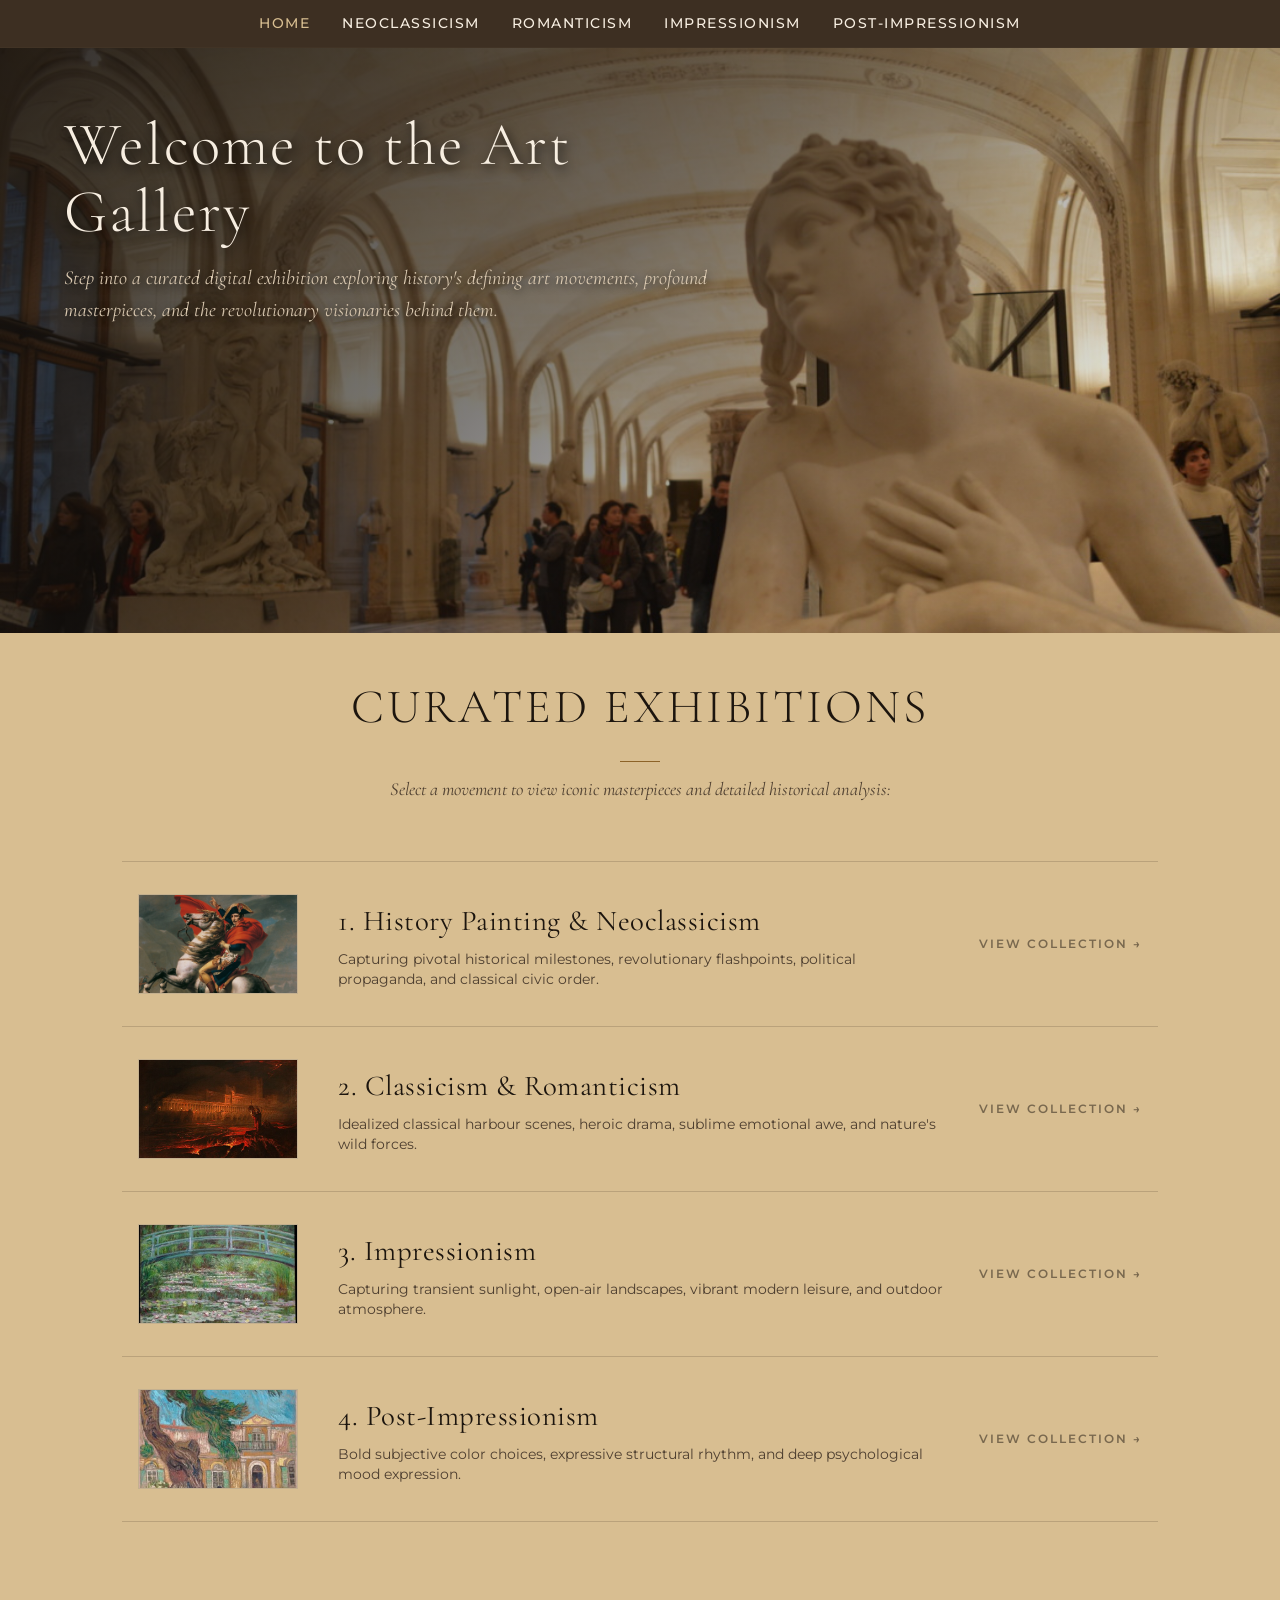
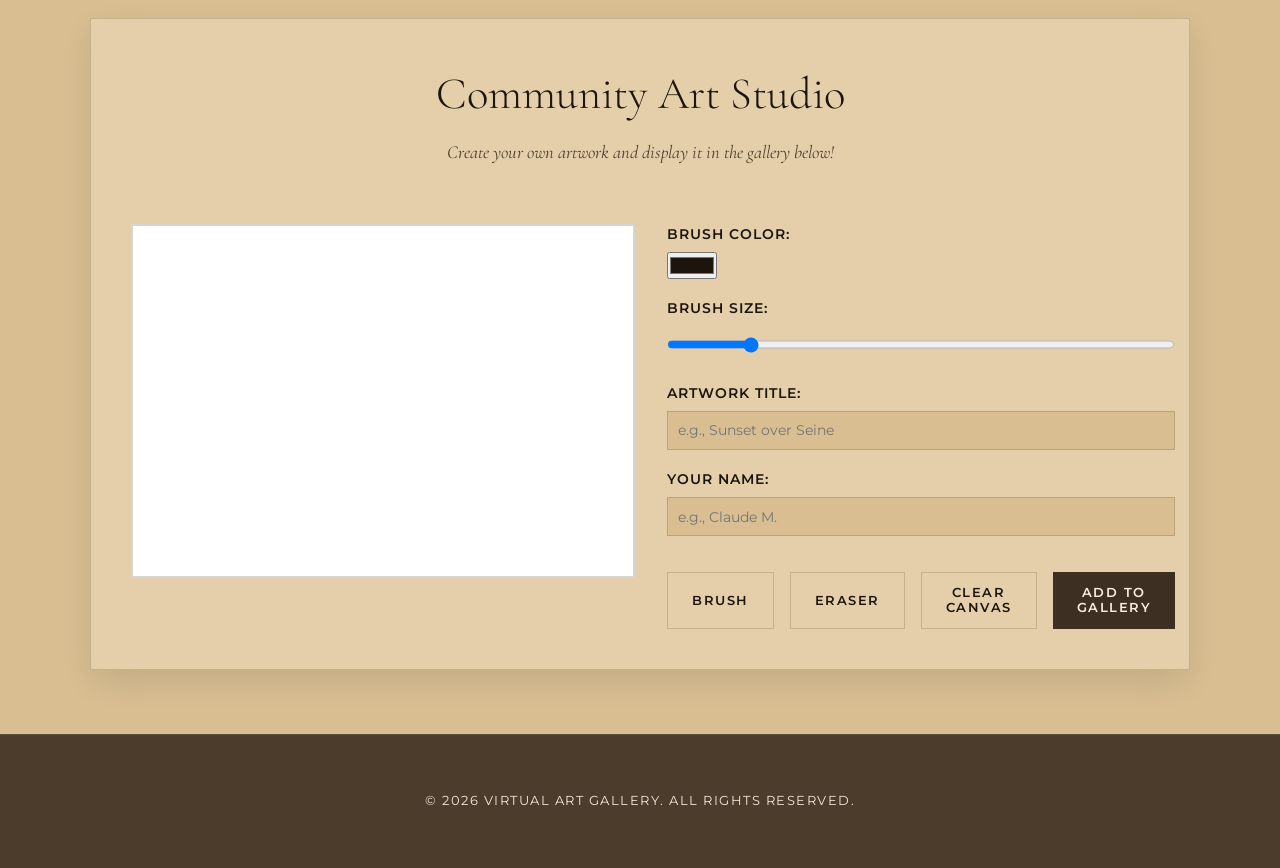
<file: index.html>
<!DOCTYPE html>
<html lang="en">
<head>
  <meta charset="UTF-8">
  <meta name="viewport" content="width=device-width, initial-scale=1.0">
  <title>Virtual Art Gallery</title>
  <link rel="preconnect" href="https://fonts.googleapis.com">
  <link rel="preconnect" href="https://fonts.gstatic.com" crossorigin>
  <link href="https://fonts.googleapis.com/css2?family=Cormorant+Garamond:ital,wght@0,300;0,400;0,600;0,700;1,400&family=Montserrat:wght@300;400;500;600&display=swap" rel="stylesheet">
  <link rel="stylesheet" href="style.css">
</head>
<body>

  <header class="top-bar">
    <nav class="navbar">
      <a href="index.html" class="active">Home</a>
      <a href="neoclassicism.html">Neoclassicism</a>
      <a href="romanticism.html">Romanticism</a>
      <a href="impressionism.html">Impressionism</a>
      <a href="post-impressionism.html">Post-Impressionism</a>
    </nav>
  </header>

  <main>
    <!-- Hero Banner -->
    <section class="louvre-hero">
      <div class="hero-overlay">
        <div class="hero-content">
          <h1>Welcome to the Art Gallery</h1>
          <p class="hero-subtitle">Step into a curated digital exhibition exploring history's defining art movements, profound masterpieces, and the revolutionary visionaries behind them.</p>
        </div>
      </div>
    </section>

    <!-- Curated Exhibitions -->
    <section id="categories" class="categories-section">
      <h2>Curated Exhibitions</h2>
      <p class="section-intro">Select a movement to view iconic masterpieces and detailed historical analysis:</p>

      <div class="category-list">
        <!-- Category 1 -->
        <a href="neoclassicism.html" class="category-item">
          <div class="category-thumb">
            <img src="images/napolean.jpg" alt="History Painting & Neoclassicism">
          </div>
          <div class="category-info">
            <h3>1. History Painting & Neoclassicism</h3>
            <p>Capturing pivotal historical milestones, revolutionary flashpoints, political propaganda, and classical civic order.</p>
          </div>
          <span class="view-link">View Collection &rarr;</span>
        </a>

        <!-- Category 2 -->
        <a href="romanticism.html" class="category-item">
          <div class="category-thumb">
            <img src="images/pandemonium.JPG" alt="Classicism & Romanticism">
          </div>
          <div class="category-info">
            <h3>2. Classicism & Romanticism</h3>
            <p>Idealized classical harbour scenes, heroic drama, sublime emotional awe, and nature's wild forces.</p>
          </div>
          <span class="view-link">View Collection &rarr;</span>
        </a>

        <!-- Category 3 -->
        <a href="impressionism.html" class="category-item">
          <div class="category-thumb">
            <img src="images/japanese%20footbridge.jpeg" alt="Impressionism">
          </div>
          <div class="category-info">
            <h3>3. Impressionism</h3>
            <p>Capturing transient sunlight, open-air landscapes, vibrant modern leisure, and outdoor atmosphere.</p>
          </div>
          <span class="view-link">View Collection &rarr;</span>
        </a>

        <!-- Category 4 -->
        <a href="post-impressionism.html" class="category-item">
          <div class="category-thumb">
            <img src="images/hopitalsaintpaul.jpeg" alt="Post-Impressionism">
          </div>
          <div class="category-info">
            <h3>4. Post-Impressionism</h3>
            <p>Bold subjective color choices, expressive structural rhythm, and deep psychological mood expression.</p>
          </div>
          <span class="view-link">View Collection &rarr;</span>
        </a>
      </div>
    </section>

    <!-- Interactive Art Studio -->
    <section class="studio-section">
      <h2>Community Art Studio</h2>
      <p class="section-intro">Create your own artwork and display it in the gallery below!</p>

      <div class="studio-container">
        <div class="canvas-wrapper">
          <canvas id="artCanvas" width="500" height="350"></canvas>
        </div>

        <div class="studio-controls">
          <div class="control-group">
            <label for="brushColor">Brush Color:</label>
            <input type="color" id="brushColor" value="#1c150e">
          </div>

          <div class="control-group">
            <label for="brushSize">Brush Size:</label>
            <input type="range" id="brushSize" min="1" max="30" value="5">
          </div>

          <div class="control-group">
            <label for="artTitle">Artwork Title:</label>
            <input type="text" id="artTitle" placeholder="e.g., Sunset over Seine">
          </div>

          <div class="control-group">
            <label for="artistName">Your Name:</label>
            <input type="text" id="artistName" placeholder="e.g., Claude M.">
          </div>

          <div class="button-group">
            <button id="drawBtn" type="button" class="btn-secondary active-tool">Brush</button>
            <button id="eraserBtn" type="button" class="btn-secondary">Eraser</button>
            <button id="clearBtn" type="button" class="btn-secondary">Clear Canvas</button>
            <button id="publishBtn" type="button" class="btn-primary">Add to Gallery</button>
          </div>
        </div>
      </div>
    </section>

    <!-- Dynamic Community Exhibition Gallery -->
    <section class="gallery-container" id="communityGallery" style="display: none;">
      <h1>Community Creations</h1>
      <div id="communityCards"></div>
    </section>
  </main>

  <footer>
    <p>&copy; 2026 Virtual Art Gallery. All rights reserved.</p>
  </footer>

  <script src="script.js"></script>
</body>
</html>
</file>
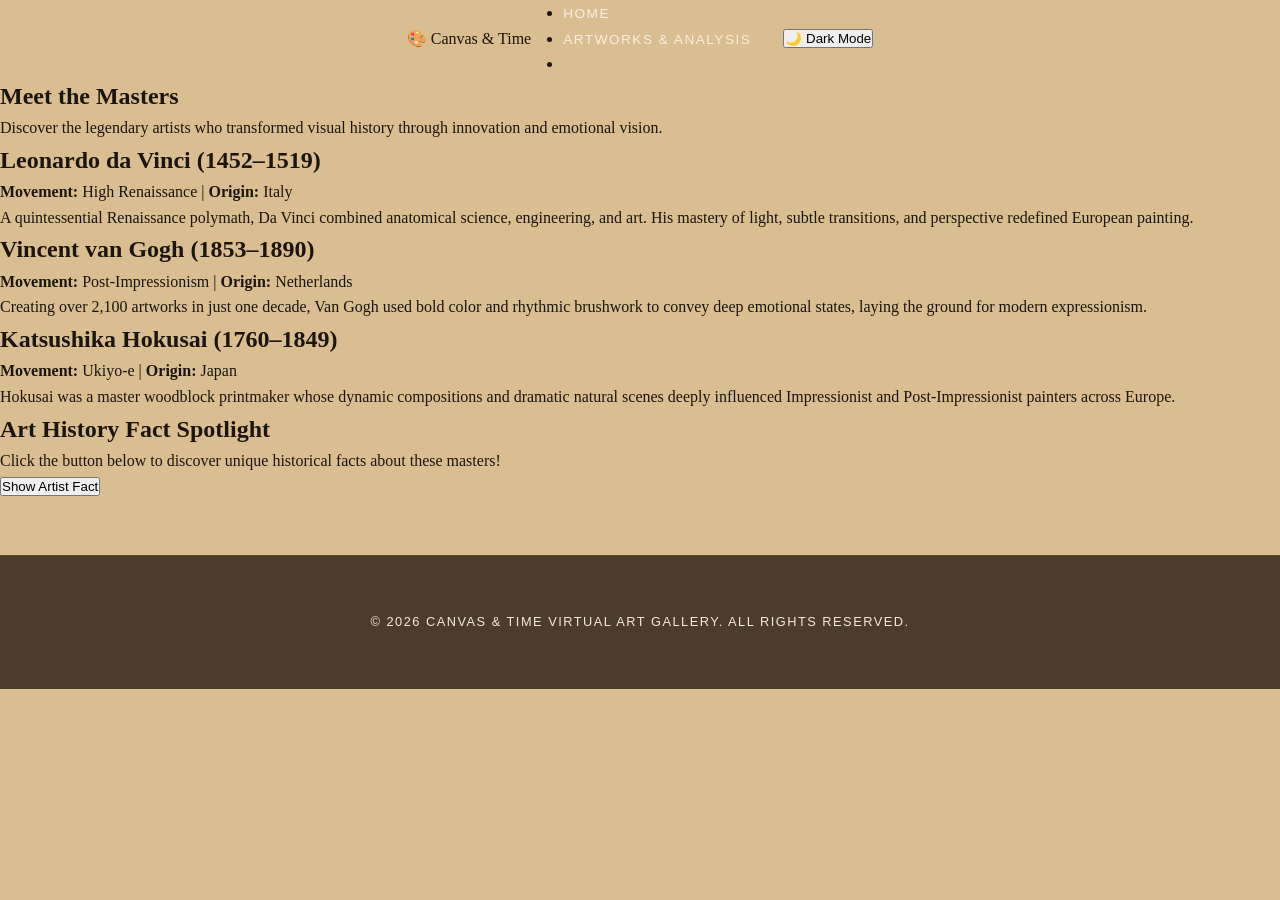
<file: artists.html>
<!DOCTYPE html>
<html lang="en">
<head>
  <meta charset="UTF-8">
  <meta name="viewport" content="width=device-width, initial-scale=1.0">
  <title>Artist Profiles - Canvas & Time</title>
  <link rel="stylesheet" href="style.css">
</head>
<body>

  <!-- Navigation Menu -->
  <header>
    <nav class="navbar">
      <div class="logo">🎨 Canvas & Time</div>
      <ul class="nav-links">
        <li><a href="index.html">Home</a></li>
        <li><a href="artworks.html">Artworks & Analysis</a></li>
        <li><a href="artists.html" class="active">Artist Profiles</a></li>
      </ul>
      <button id="theme-btn">🌙 Dark Mode</button>
    </nav>
  </header>

  <main>
    <section class="page-header">
      <h1>Meet the Masters</h1>
      <p>Discover the legendary artists who transformed visual history through innovation and emotional vision.</p>
    </section>

    <!-- Artist 1 -->
    <section class="artist-card">
      <h2>Leonardo da Vinci (1452–1519)</h2>
      <p><strong>Movement:</strong> High Renaissance | <strong>Origin:</strong> Italy</p>
      <p>A quintessential Renaissance polymath, Da Vinci combined anatomical science, engineering, and art. His mastery of light, subtle transitions, and perspective redefined European painting.</p>
    </section>

    <!-- Artist 2 -->
    <section class="artist-card">
      <h2>Vincent van Gogh (1853–1890)</h2>
      <p><strong>Movement:</strong> Post-Impressionism | <strong>Origin:</strong> Netherlands</p>
      <p>Creating over 2,100 artworks in just one decade, Van Gogh used bold color and rhythmic brushwork to convey deep emotional states, laying the ground for modern expressionism.</p>
    </section>

    <!-- Artist 3 -->
    <section class="artist-card">
      <h2>Katsushika Hokusai (1760–1849)</h2>
      <p><strong>Movement:</strong> Ukiyo-e | <strong>Origin:</strong> Japan</p>
      <p>Hokusai was a master woodblock printmaker whose dynamic compositions and dramatic natural scenes deeply influenced Impressionist and Post-Impressionist painters across Europe.</p>
    </section>

    <!-- Interactive Section -->
    <section class="interactive-section">
      <h2>Art History Fact Spotlight</h2>
      <p>Click the button below to discover unique historical facts about these masters!</p>
      <button id="fact-btn">Show Artist Fact</button>
      <p id="fact-display" style="margin-top: 1.5rem; font-weight: 500; min-height: 2em;"></p>
    </section>
  </main>

  <footer>
    <p>&copy; 2026 Canvas & Time Virtual Art Gallery. All rights reserved.</p>
  </footer>

  <script src="script.js"></script>
</body>
</html>
</file>
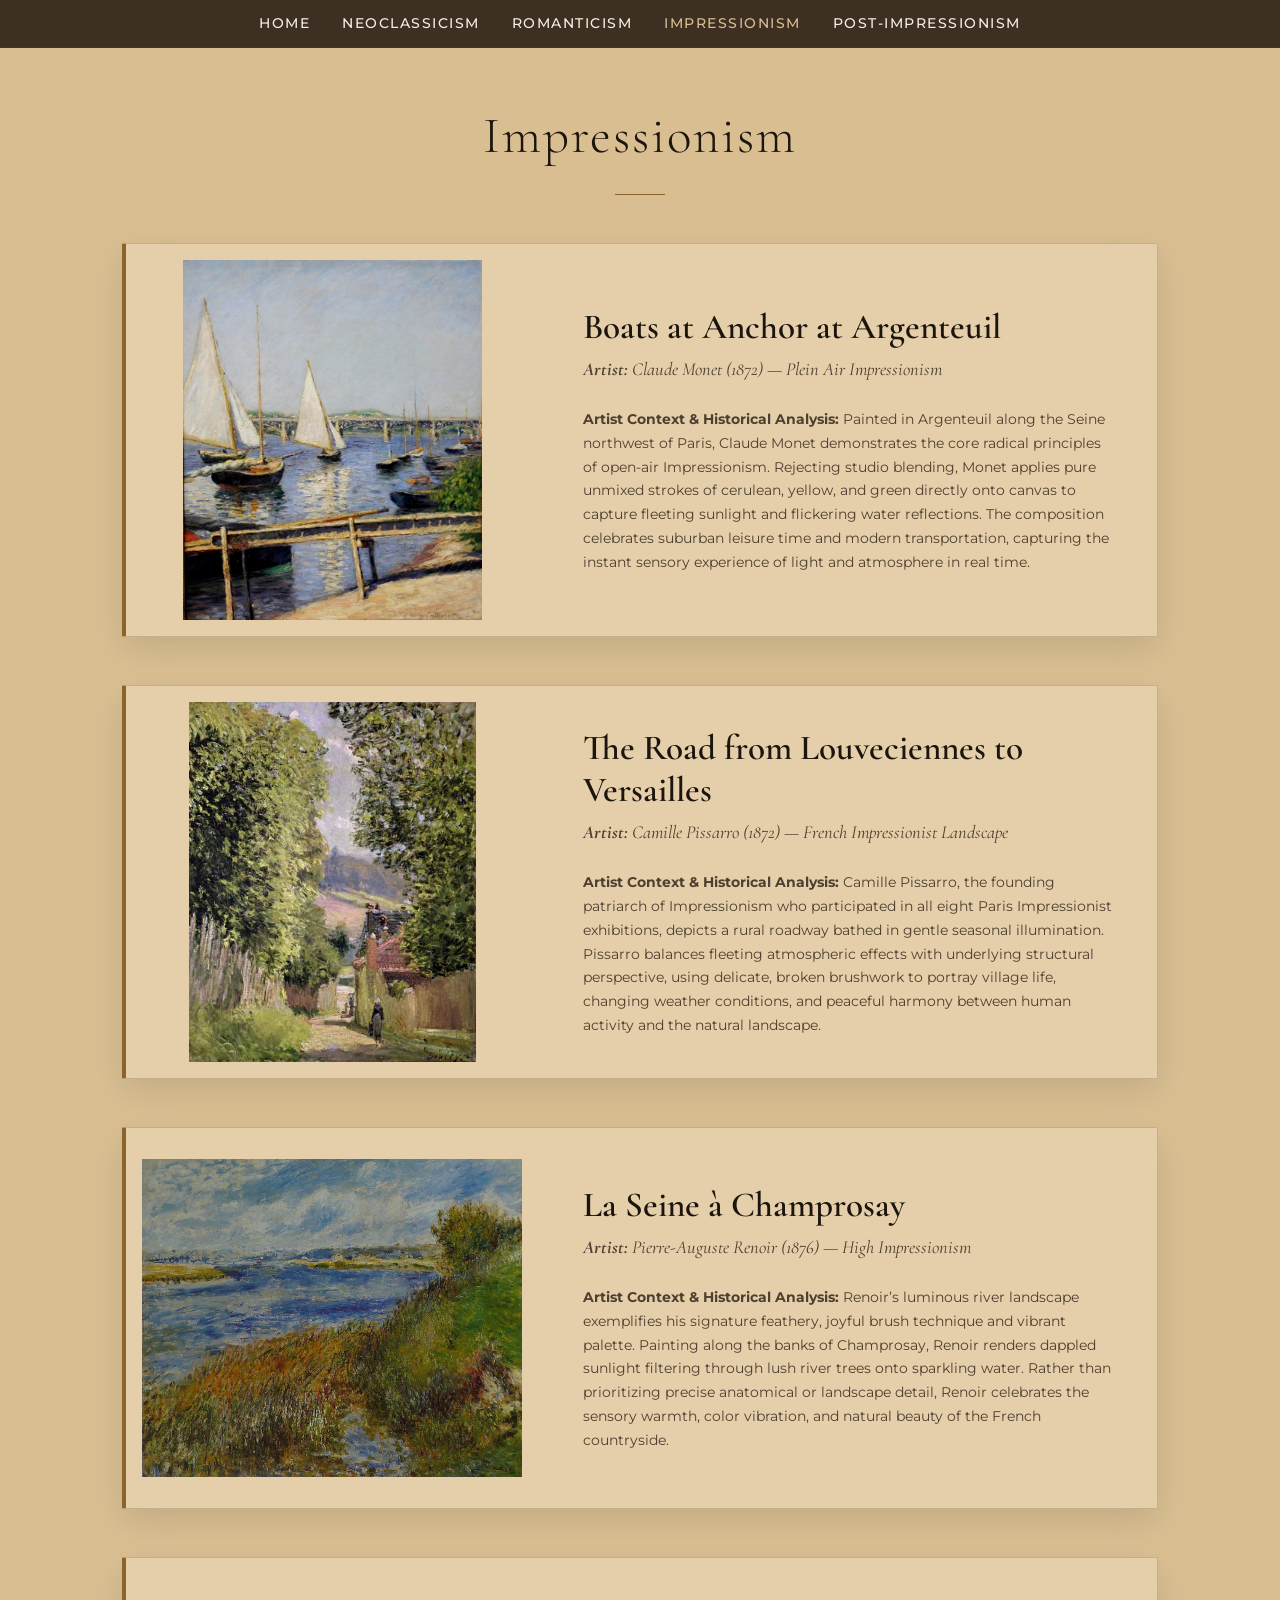
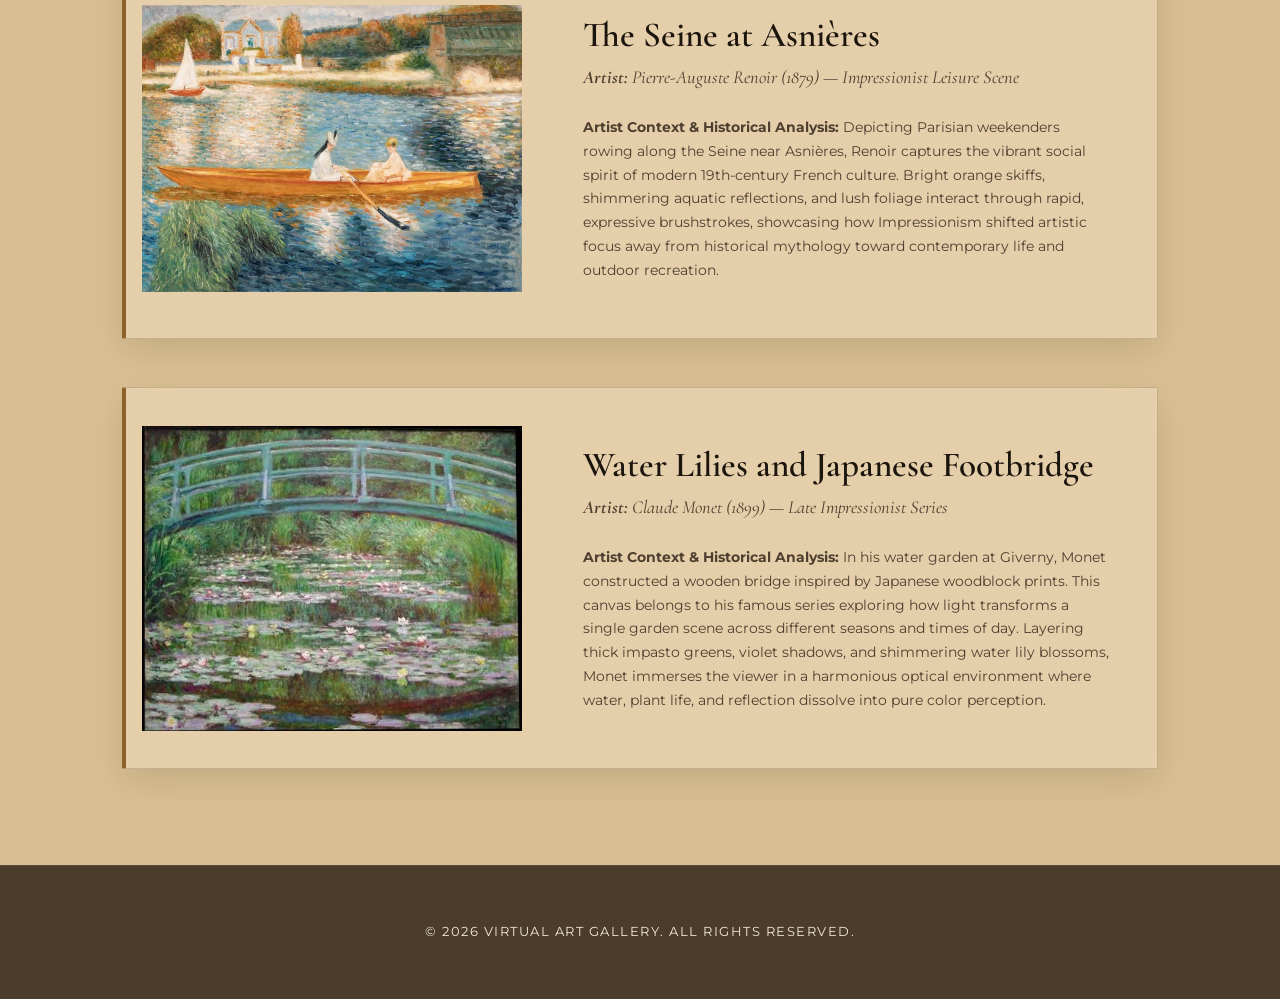
<file: impressionism.html>
<!DOCTYPE html>
<html lang="en">
<head>
  <meta charset="UTF-8">
  <meta name="viewport" content="width=device-width, initial-scale=1.0">
  <title>Impressionism - Art Gallery</title>
  <link rel="preconnect" href="https://fonts.googleapis.com">
  <link rel="preconnect" href="https://fonts.gstatic.com" crossorigin>
  <link href="https://fonts.googleapis.com/css2?family=Cormorant+Garamond:ital,wght@0,300;0,400;0,600;0,700;1,400&family=Montserrat:wght@300;400;500;600&display=swap" rel="stylesheet">
  <link rel="stylesheet" href="style.css">
</head>
<body>

  <header class="top-bar">
    <nav class="navbar">
      <a href="index.html">Home</a>
      <a href="neoclassicism.html">Neoclassicism</a>
      <a href="romanticism.html">Romanticism</a>
      <a href="impressionism.html" class="active">Impressionism</a>
      <a href="post-impressionism.html">Post-Impressionism</a>
    </nav>
  </header>

  <main>
    <div class="gallery-container">
      <h1>Impressionism</h1>

      <!-- Artwork 1 -->
      <article class="artwork-card">
        <div class="artwork-image">
          <img src="images/violers%20a%20argenteuil.jpg" alt="Boats at Anchor at Argenteuil">
        </div>
        <div class="artwork-details">
          <h2>Boats at Anchor at Argenteuil</h2>
          <p class="artist-info"><strong>Artist:</strong> Claude Monet (1872) — Plein Air Impressionism</p>
          <p class="analysis">
            <strong>Artist Context & Historical Analysis:</strong> Painted in Argenteuil along the Seine northwest of Paris, Claude Monet demonstrates the core radical principles of open-air Impressionism. Rejecting studio blending, Monet applies pure unmixed strokes of cerulean, yellow, and green directly onto canvas to capture fleeting sunlight and flickering water reflections. The composition celebrates suburban leisure time and modern transportation, capturing the instant sensory experience of light and atmosphere in real time.
          </p>
        </div>
      </article>

      <!-- Artwork 2 -->
      <article class="artwork-card">
        <div class="artwork-image">
          <img src="images/road-in-louveciennes.jpg" alt="The Road from Louveciennes to Versailles">
        </div>
        <div class="artwork-details">
          <h2>The Road from Louveciennes to Versailles</h2>
          <p class="artist-info"><strong>Artist:</strong> Camille Pissarro (1872) — French Impressionist Landscape</p>
          <p class="analysis">
            <strong>Artist Context & Historical Analysis:</strong> Camille Pissarro, the founding patriarch of Impressionism who participated in all eight Paris Impressionist exhibitions, depicts a rural roadway bathed in gentle seasonal illumination. Pissarro balances fleeting atmospheric effects with underlying structural perspective, using delicate, broken brushwork to portray village life, changing weather conditions, and peaceful harmony between human activity and the natural landscape.
          </p>
        </div>
      </article>

      <!-- Artwork 3 -->
      <article class="artwork-card">
        <div class="artwork-image">
          <img src="images/Pierre-Auguste_Renoir_-_La_Seine_a_Champrosay.jpg" alt="La Seine à Champrosay">
        </div>
        <div class="artwork-details">
          <h2>La Seine à Champrosay</h2>
          <p class="artist-info"><strong>Artist:</strong> Pierre-Auguste Renoir (1876) — High Impressionism</p>
          <p class="analysis">
            <strong>Artist Context & Historical Analysis:</strong> Renoir’s luminous river landscape exemplifies his signature feathery, joyful brush technique and vibrant palette. Painting along the banks of Champrosay, Renoir renders dappled sunlight filtering through lush river trees onto sparkling water. Rather than prioritizing precise anatomical or landscape detail, Renoir celebrates the sensory warmth, color vibration, and natural beauty of the French countryside.
          </p>
        </div>
      </article>

      <!-- Artwork 4 -->
      <article class="artwork-card">
        <div class="artwork-image">
          <img src="images/sena-en-asnieres-renoir-ver4.webp" alt="The Seine at Asnières">
        </div>
        <div class="artwork-details">
          <h2>The Seine at Asnières</h2>
          <p class="artist-info"><strong>Artist:</strong> Pierre-Auguste Renoir (1879) — Impressionist Leisure Scene</p>
          <p class="analysis">
            <strong>Artist Context & Historical Analysis:</strong> Depicting Parisian weekenders rowing along the Seine near Asnières, Renoir captures the vibrant social spirit of modern 19th-century French culture. Bright orange skiffs, shimmering aquatic reflections, and lush foliage interact through rapid, expressive brushstrokes, showcasing how Impressionism shifted artistic focus away from historical mythology toward contemporary life and outdoor recreation.
          </p>
        </div>
      </article>

      <!-- Artwork 5 -->
      <article class="artwork-card">
        <div class="artwork-image">
          <img src="images/japanese%20footbridge.jpeg" alt="Japanese Footbridge">
        </div>
        <div class="artwork-details">
          <h2>Water Lilies and Japanese Footbridge</h2>
          <p class="artist-info"><strong>Artist:</strong> Claude Monet (1899) — Late Impressionist Series</p>
          <p class="analysis">
            <strong>Artist Context & Historical Analysis:</strong> In his water garden at Giverny, Monet constructed a wooden bridge inspired by Japanese woodblock prints. This canvas belongs to his famous series exploring how light transforms a single garden scene across different seasons and times of day. Layering thick impasto greens, violet shadows, and shimmering water lily blossoms, Monet immerses the viewer in a harmonious optical environment where water, plant life, and reflection dissolve into pure color perception.
          </p>
        </div>
      </article>

    </div>
  </main>

  <footer>
    <p>&copy; 2026 Virtual Art Gallery. All rights reserved.</p>
  </footer>

</body>
</html>
</file>
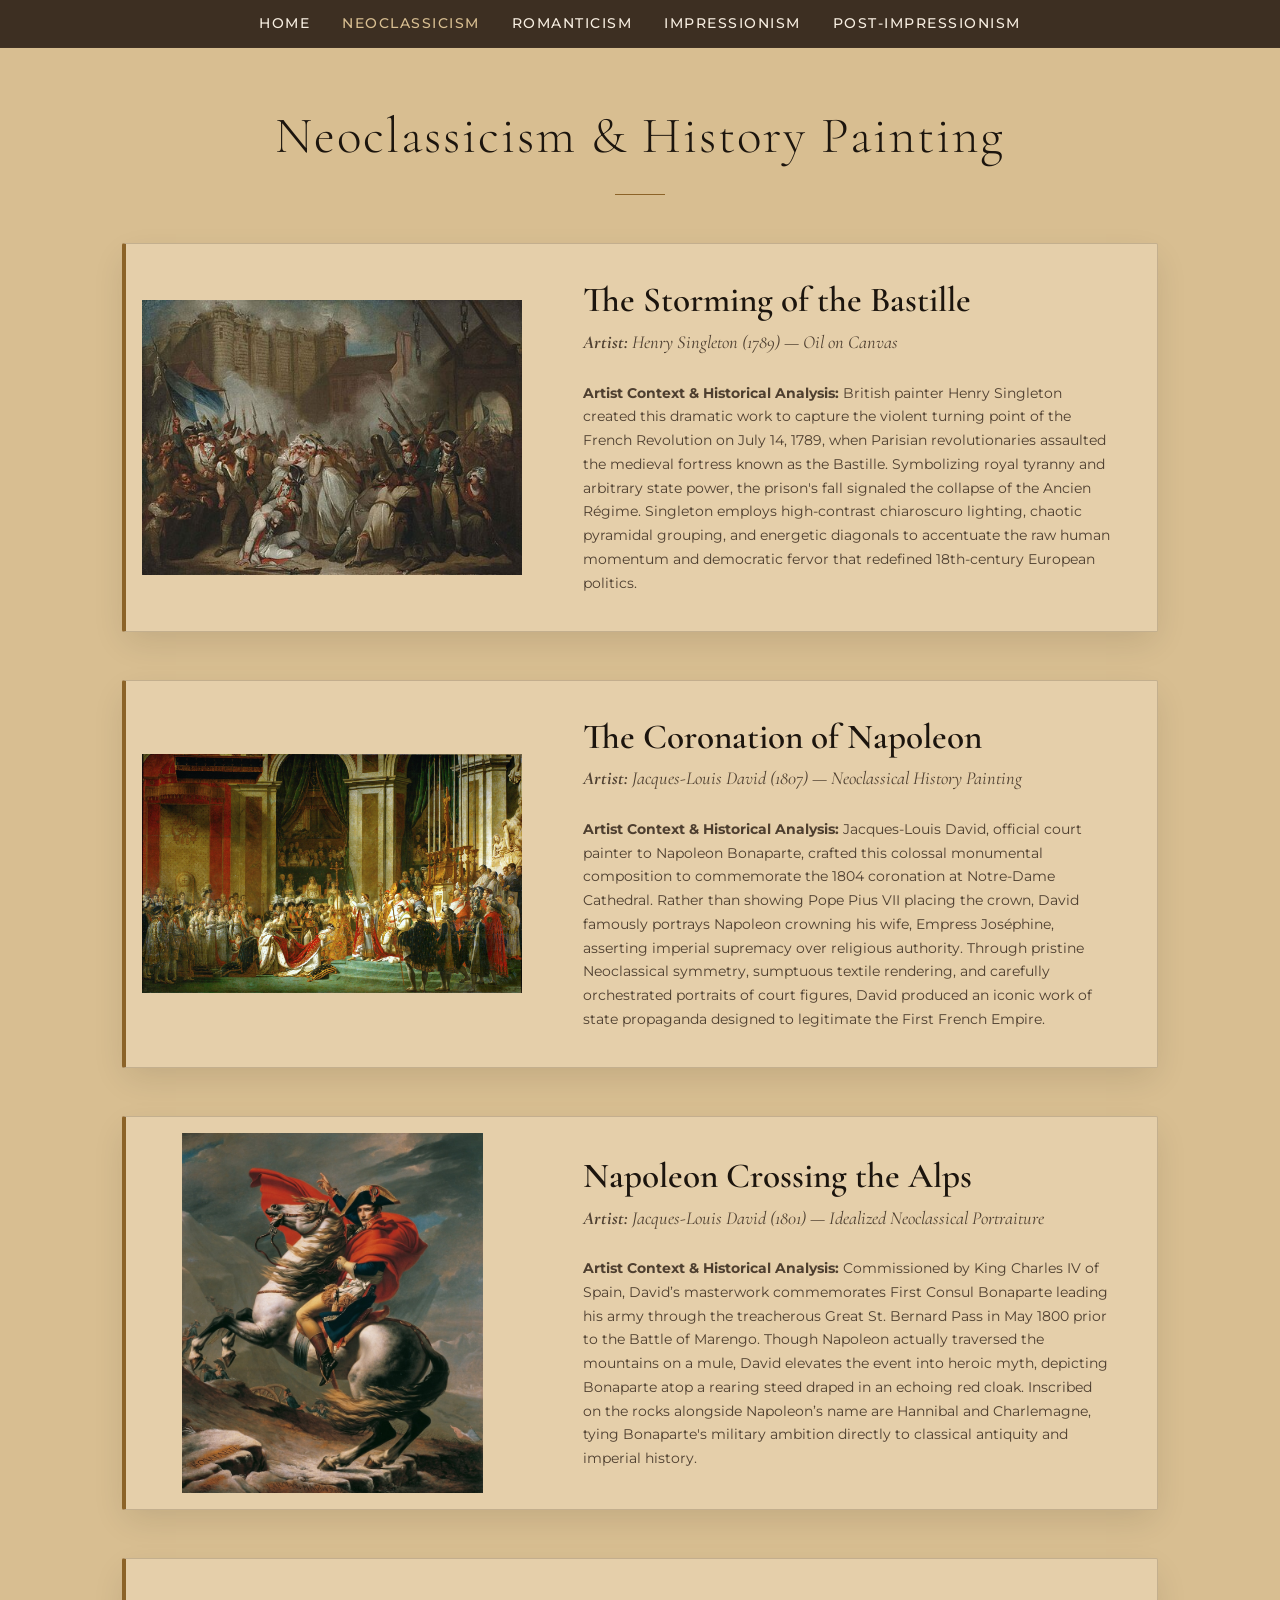
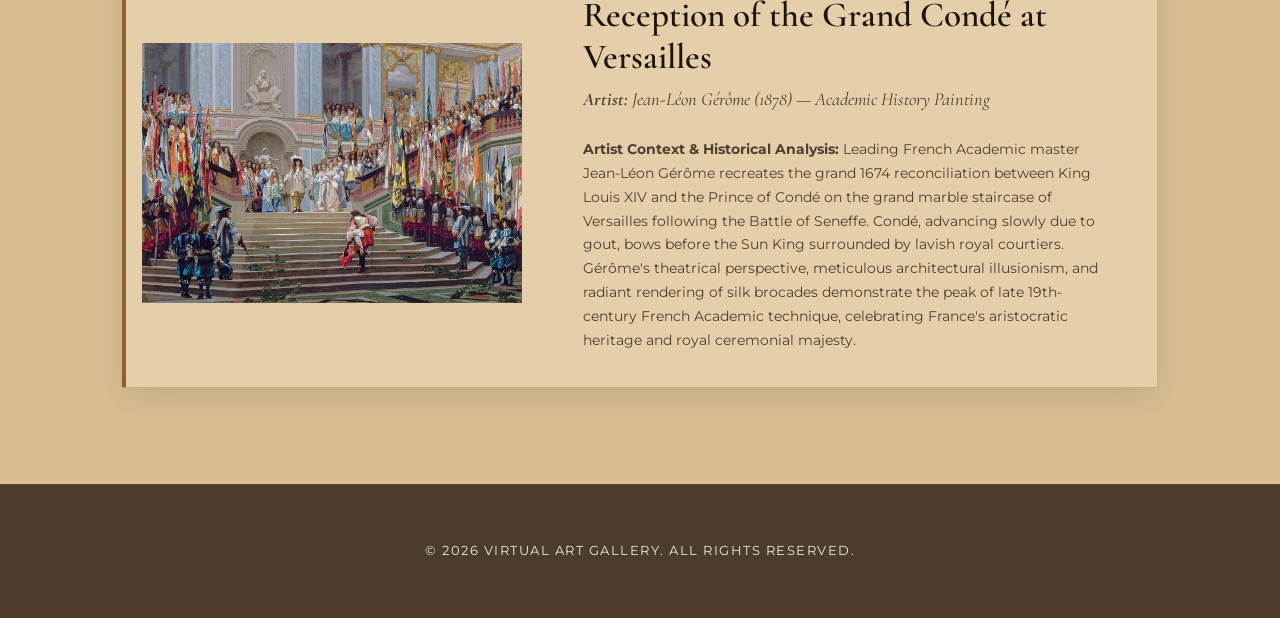
<file: neoclassicism.html>
<!DOCTYPE html>
<html lang="en">
<head>
  <meta charset="UTF-8">
  <meta name="viewport" content="width=device-width, initial-scale=1.0">
  <title>Neoclassicism & History Painting - Art Gallery</title>
  <link rel="preconnect" href="https://fonts.googleapis.com">
  <link rel="preconnect" href="https://fonts.gstatic.com" crossorigin>
  <link href="https://fonts.googleapis.com/css2?family=Cormorant+Garamond:ital,wght@0,300;0,400;0,600;0,700;1,400&family=Montserrat:wght@300;400;500;600&display=swap" rel="stylesheet">
  <link rel="stylesheet" href="style.css">
</head>
<body>

  <header class="top-bar">
    <nav class="navbar">
      <a href="index.html">Home</a>
      <a href="neoclassicism.html" class="active">Neoclassicism</a>
      <a href="romanticism.html">Romanticism</a>
      <a href="impressionism.html">Impressionism</a>
      <a href="post-impressionism.html">Post-Impressionism</a>
    </nav>
  </header>

  <main class="gallery-container">
    <h1>Neoclassicism & History Painting</h1>

    <!-- Artwork 1 -->
    <article class="artwork-card">
      <div class="artwork-image">
        <img src="images/Henry_Singleton_the_Storming_of_the_Bastille.jpg" alt="The Storming of the Bastille">
      </div>
      <div class="artwork-details">
        <h2>The Storming of the Bastille</h2>
        <p class="artist-info"><strong>Artist:</strong> Henry Singleton (1789) — Oil on Canvas</p>
        <p class="analysis">
          <strong>Artist Context & Historical Analysis:</strong> British painter Henry Singleton created this dramatic work to capture the violent turning point of the French Revolution on July 14, 1789, when Parisian revolutionaries assaulted the medieval fortress known as the Bastille. Symbolizing royal tyranny and arbitrary state power, the prison's fall signaled the collapse of the Ancien Régime. Singleton employs high-contrast chiaroscuro lighting, chaotic pyramidal grouping, and energetic diagonals to accentuate the raw human momentum and democratic fervor that redefined 18th-century European politics.
        </p>
      </div>
    </article>

    <!-- Artwork 2 -->
    <article class="artwork-card">
      <div class="artwork-image">
        <img src="images/napolean crowning.jpg" alt="The Coronation of Napoleon">
      </div>
      <div class="artwork-details">
        <h2>The Coronation of Napoleon</h2>
        <p class="artist-info"><strong>Artist:</strong> Jacques-Louis David (1807) — Neoclassical History Painting</p>
        <p class="analysis">
          <strong>Artist Context & Historical Analysis:</strong> Jacques-Louis David, official court painter to Napoleon Bonaparte, crafted this colossal monumental composition to commemorate the 1804 coronation at Notre-Dame Cathedral. Rather than showing Pope Pius VII placing the crown, David famously portrays Napoleon crowning his wife, Empress Joséphine, asserting imperial supremacy over religious authority. Through pristine Neoclassical symmetry, sumptuous textile rendering, and carefully orchestrated portraits of court figures, David produced an iconic work of state propaganda designed to legitimate the First French Empire.
        </p>
      </div>
    </article>

    <!-- Artwork 3 -->
    <article class="artwork-card">
      <div class="artwork-image">
        <img src="images/napolean.jpg" alt="Napoleon Crossing the Alps">
      </div>
      <div class="artwork-details">
        <h2>Napoleon Crossing the Alps</h2>
        <p class="artist-info"><strong>Artist:</strong> Jacques-Louis David (1801) — Idealized Neoclassical Portraiture</p>
        <p class="analysis">
          <strong>Artist Context & Historical Analysis:</strong> Commissioned by King Charles IV of Spain, David’s masterwork commemorates First Consul Bonaparte leading his army through the treacherous Great St. Bernard Pass in May 1800 prior to the Battle of Marengo. Though Napoleon actually traversed the mountains on a mule, David elevates the event into heroic myth, depicting Bonaparte atop a rearing steed draped in an echoing red cloak. Inscribed on the rocks alongside Napoleon’s name are Hannibal and Charlemagne, tying Bonaparte's military ambition directly to classical antiquity and imperial history.
        </p>
      </div>
    </article>

    <!-- Artwork 4 -->
    <article class="artwork-card">
      <div class="artwork-image">
        <img src="images/geromeconde.jpg" alt="Reception of the Grand Condé at Versailles">
      </div>
      <div class="artwork-details">
        <h2>Reception of the Grand Condé at Versailles</h2>
        <p class="artist-info"><strong>Artist:</strong> Jean-Léon Gérôme (1878) — Academic History Painting</p>
        <p class="analysis">
          <strong>Artist Context & Historical Analysis:</strong> Leading French Academic master Jean-Léon Gérôme recreates the grand 1674 reconciliation between King Louis XIV and the Prince of Condé on the grand marble staircase of Versailles following the Battle of Seneffe. Condé, advancing slowly due to gout, bows before the Sun King surrounded by lavish royal courtiers. Gérôme's theatrical perspective, meticulous architectural illusionism, and radiant rendering of silk brocades demonstrate the peak of late 19th-century French Academic technique, celebrating France's aristocratic heritage and royal ceremonial majesty.
        </p>
      </div>
    </article>

  </main>

  <footer>
    <p>&copy; 2026 Virtual Art Gallery. All rights reserved.</p>
  </footer>

</body>
</html>
</file>
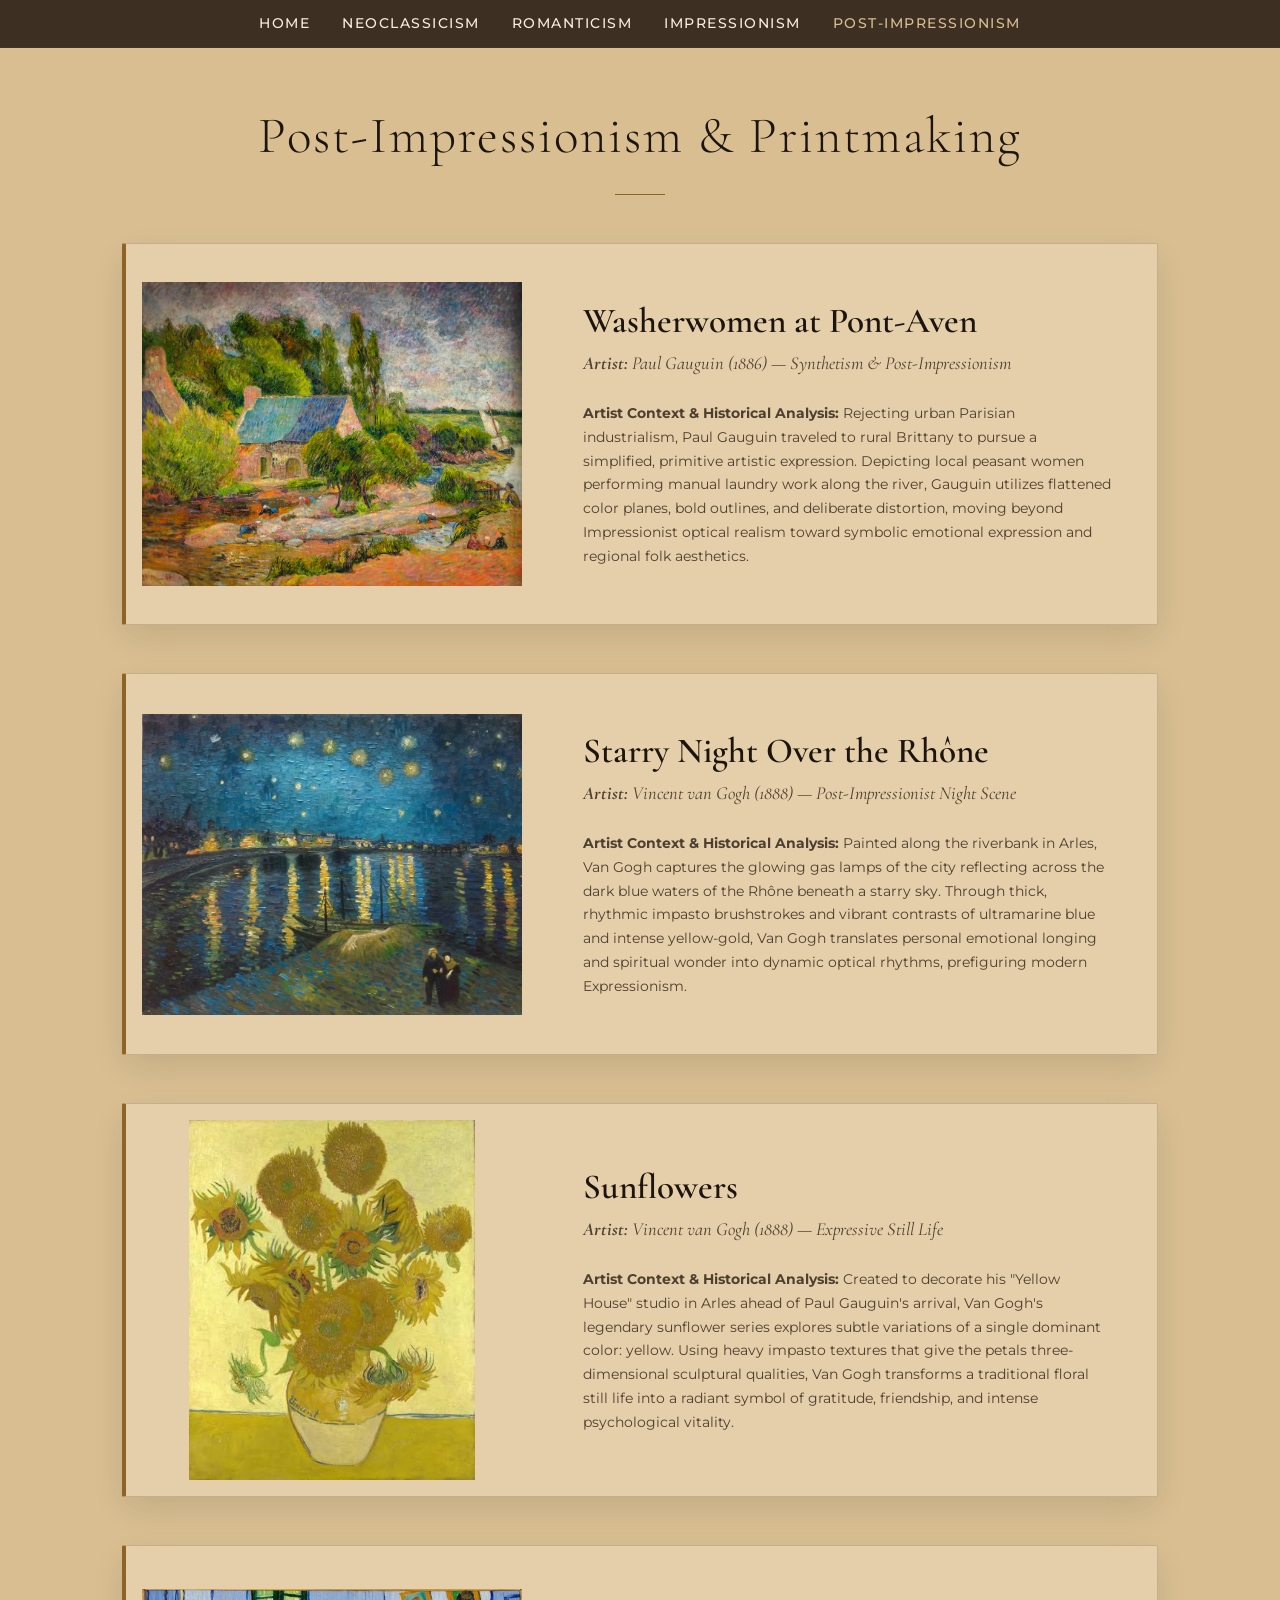
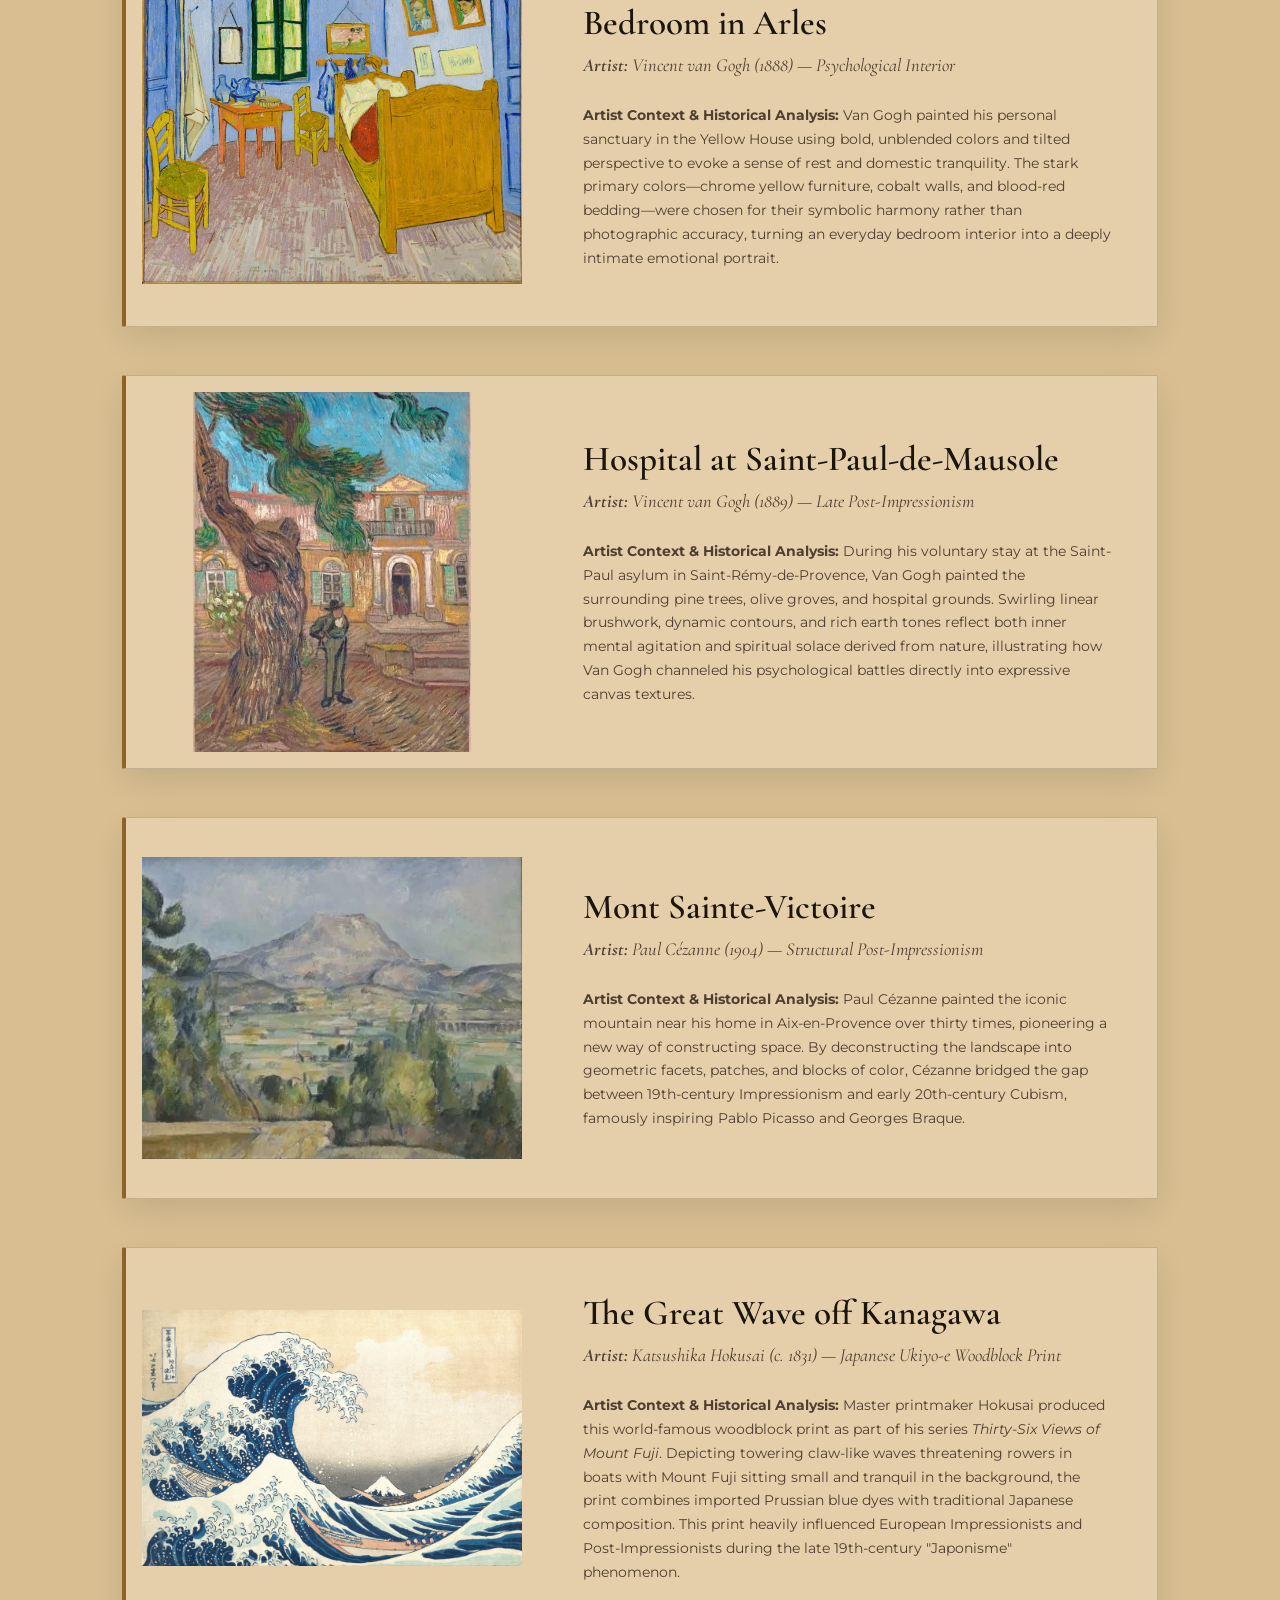
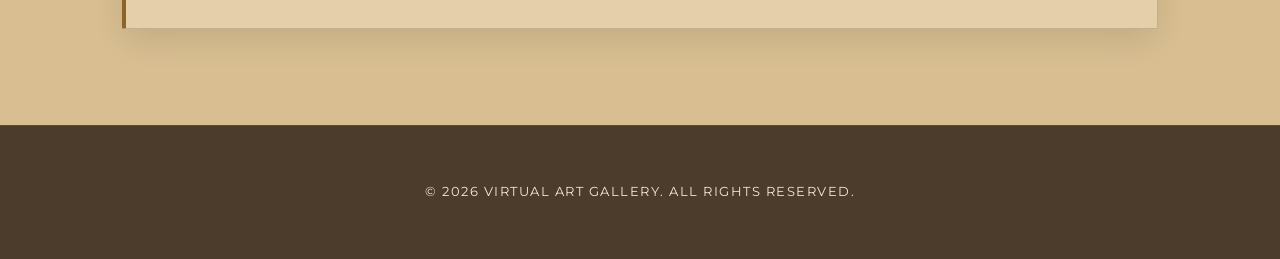
<file: post-impressionism.html>
<!DOCTYPE html>
<html lang="en">
<head>
  <meta charset="UTF-8">
  <meta name="viewport" content="width=device-width, initial-scale=1.0">
  <title>Post-Impressionism & Printmaking - Art Gallery</title>
  <link rel="preconnect" href="https://fonts.googleapis.com">
  <link rel="preconnect" href="https://fonts.gstatic.com" crossorigin>
  <link href="https://fonts.googleapis.com/css2?family=Cormorant+Garamond:ital,wght@0,300;0,400;0,600;0,700;1,400&family=Montserrat:wght@300;400;500;600&display=swap" rel="stylesheet">
  <link rel="stylesheet" href="style.css">
</head>
<body>

  <header class="top-bar">
    <nav class="navbar">
      <a href="index.html">Home</a>
      <a href="neoclassicism.html">Neoclassicism</a>
      <a href="romanticism.html">Romanticism</a>
      <a href="impressionism.html">Impressionism</a>
      <a href="post-impressionism.html" class="active">Post-Impressionism</a>
    </nav>
  </header>

  <main class="gallery-container">
    <h1>Post-Impressionism & Printmaking</h1>

    <!-- Artwork 1 -->
    <article class="artwork-card">
      <div class="artwork-image">
        <img src="images/washerwoman at pont aven.jpg" alt="Washerwomen at Pont-Aven">
      </div>
      <div class="artwork-details">
        <h2>Washerwomen at Pont-Aven</h2>
        <p class="artist-info"><strong>Artist:</strong> Paul Gauguin (1886) — Synthetism & Post-Impressionism</p>
        <p class="analysis">
          <strong>Artist Context & Historical Analysis:</strong> Rejecting urban Parisian industrialism, Paul Gauguin traveled to rural Brittany to pursue a simplified, primitive artistic expression. Depicting local peasant women performing manual laundry work along the river, Gauguin utilizes flattened color planes, bold outlines, and deliberate distortion, moving beyond Impressionist optical realism toward symbolic emotional expression and regional folk aesthetics.
        </p>
      </div>
    </article>

    <!-- Artwork 2 -->
    <article class="artwork-card">
      <div class="artwork-image">
        <img src="images/starry night.jpg" alt="Starry Night Over the Rhône">
      </div>
      <div class="artwork-details">
        <h2>Starry Night Over the Rhône</h2>
        <p class="artist-info"><strong>Artist:</strong> Vincent van Gogh (1888) — Post-Impressionist Night Scene</p>
        <p class="analysis">
          <strong>Artist Context & Historical Analysis:</strong> Painted along the riverbank in Arles, Van Gogh captures the glowing gas lamps of the city reflecting across the dark blue waters of the Rhône beneath a starry sky. Through thick, rhythmic impasto brushstrokes and vibrant contrasts of ultramarine blue and intense yellow-gold, Van Gogh translates personal emotional longing and spiritual wonder into dynamic optical rhythms, prefiguring modern Expressionism.
        </p>
      </div>
    </article>

    <!-- Artwork 3 -->
    <article class="artwork-card">
      <div class="artwork-image">
        <img src="images/sunflowers.jpeg" alt="Sunflowers">
      </div>
      <div class="artwork-details">
        <h2>Sunflowers</h2>
        <p class="artist-info"><strong>Artist:</strong> Vincent van Gogh (1888) — Expressive Still Life</p>
        <p class="analysis">
          <strong>Artist Context & Historical Analysis:</strong> Created to decorate his "Yellow House" studio in Arles ahead of Paul Gauguin's arrival, Van Gogh's legendary sunflower series explores subtle variations of a single dominant color: yellow. Using heavy impasto textures that give the petals three-dimensional sculptural qualities, Van Gogh transforms a traditional floral still life into a radiant symbol of gratitude, friendship, and intense psychological vitality.
        </p>
      </div>
    </article>

    <!-- Artwork 4 -->
    <article class="artwork-card">
      <div class="artwork-image">
        <img src="images/bedroom in arles.jpg" alt="Bedroom in Arles">
      </div>
      <div class="artwork-details">
        <h2>Bedroom in Arles</h2>
        <p class="artist-info"><strong>Artist:</strong> Vincent van Gogh (1888) — Psychological Interior</p>
        <p class="analysis">
          <strong>Artist Context & Historical Analysis:</strong> Van Gogh painted his personal sanctuary in the Yellow House using bold, unblended colors and tilted perspective to evoke a sense of rest and domestic tranquility. The stark primary colors—chrome yellow furniture, cobalt walls, and blood-red bedding—were chosen for their symbolic harmony rather than photographic accuracy, turning an everyday bedroom interior into a deeply intimate emotional portrait.
        </p>
      </div>
    </article>

    <!-- Artwork 5 -->
    <article class="artwork-card">
      <div class="artwork-image">
        <img src="images/hopitalsaintpaul.jpeg" alt="Hospital at Saint-Paul-de-Mausole">
      </div>
      <div class="artwork-details">
        <h2>Hospital at Saint-Paul-de-Mausole</h2>
        <p class="artist-info"><strong>Artist:</strong> Vincent van Gogh (1889) — Late Post-Impressionism</p>
        <p class="analysis">
          <strong>Artist Context & Historical Analysis:</strong> During his voluntary stay at the Saint-Paul asylum in Saint-Rémy-de-Provence, Van Gogh painted the surrounding pine trees, olive groves, and hospital grounds. Swirling linear brushwork, dynamic contours, and rich earth tones reflect both inner mental agitation and spiritual solace derived from nature, illustrating how Van Gogh channeled his psychological battles directly into expressive canvas textures.
        </p>
      </div>
    </article>

    <!-- Artwork 6 -->
    <article class="artwork-card">
      <div class="artwork-image">
        <img src="images/mont saint victoire.webp" alt="Mont Sainte-Victoire">
      </div>
      <div class="artwork-details">
        <h2>Mont Sainte-Victoire</h2>
        <p class="artist-info"><strong>Artist:</strong> Paul Cézanne (1904) — Structural Post-Impressionism</p>
        <p class="analysis">
          <strong>Artist Context & Historical Analysis:</strong> Paul Cézanne painted the iconic mountain near his home in Aix-en-Provence over thirty times, pioneering a new way of constructing space. By deconstructing the landscape into geometric facets, patches, and blocks of color, Cézanne bridged the gap between 19th-century Impressionism and early 20th-century Cubism, famously inspiring Pablo Picasso and Georges Braque.
        </p>
      </div>
    </article>

    <!-- Artwork 7 -->
    <article class="artwork-card">
      <div class="artwork-image">
        <img src="images/the great wave.jpg" alt="The Great Wave off Kanagawa">
      </div>
      <div class="artwork-details">
        <h2>The Great Wave off Kanagawa</h2>
        <p class="artist-info"><strong>Artist:</strong> Katsushika Hokusai (c. 1831) — Japanese Ukiyo-e Woodblock Print</p>
        <p class="analysis">
          <strong>Artist Context & Historical Analysis:</strong> Master printmaker Hokusai produced this world-famous woodblock print as part of his series <i>Thirty-Six Views of Mount Fuji</i>. Depicting towering claw-like waves threatening rowers in boats with Mount Fuji sitting small and tranquil in the background, the print combines imported Prussian blue dyes with traditional Japanese composition. This print heavily influenced European Impressionists and Post-Impressionists during the late 19th-century "Japonisme" phenomenon.
        </p>
      </div>
    </article>

  </main>

  <footer>
    <p>&copy; 2026 Virtual Art Gallery. All rights reserved.</p>
  </footer>

</body>
</html>
</file>
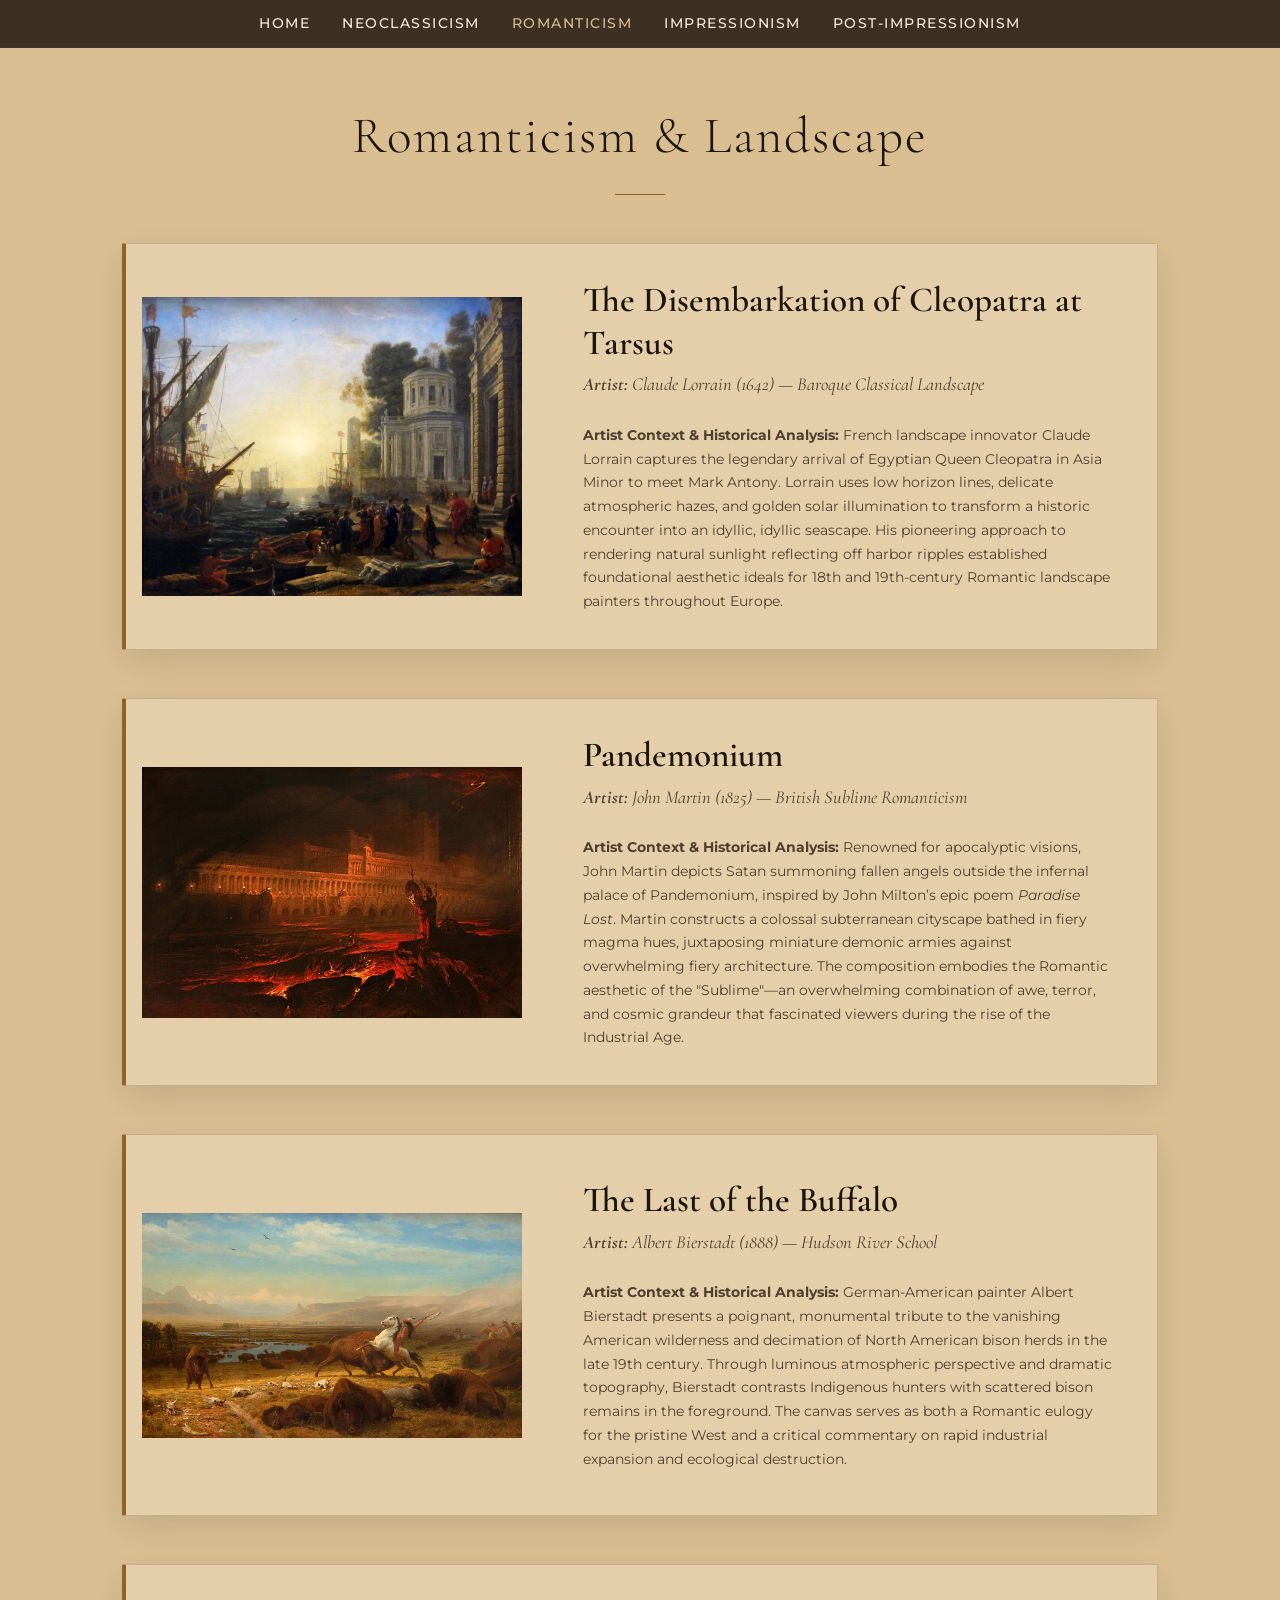
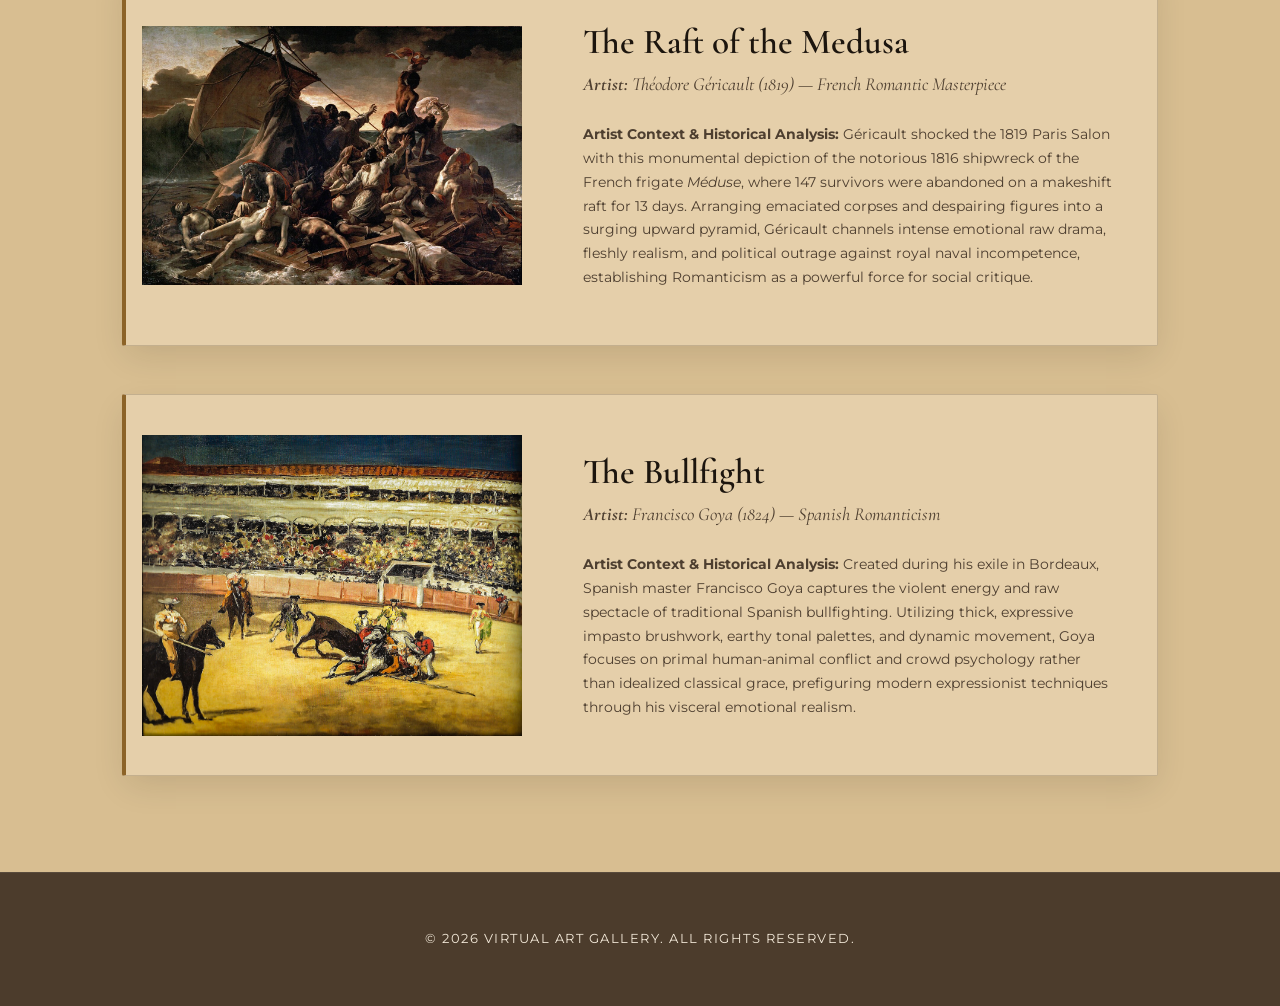
<file: romanticism.html>
<!DOCTYPE html>
<html lang="en">
<head>
  <meta charset="UTF-8">
  <meta name="viewport" content="width=device-width, initial-scale=1.0">
  <title>Romanticism & Landscape - Art Gallery</title>
  <link rel="preconnect" href="https://fonts.googleapis.com">
  <link rel="preconnect" href="https://fonts.gstatic.com" crossorigin>
  <link href="https://fonts.googleapis.com/css2?family=Cormorant+Garamond:ital,wght@0,300;0,400;0,600;0,700;1,400&family=Montserrat:wght@300;400;500;600&display=swap" rel="stylesheet">
  <link rel="stylesheet" href="style.css">
</head>
<body>

  <header class="top-bar">
    <nav class="navbar">
      <a href="index.html">Home</a>
      <a href="neoclassicism.html">Neoclassicism</a>
      <a href="romanticism.html" class="active">Romanticism</a>
      <a href="impressionism.html">Impressionism</a>
      <a href="post-impressionism.html">Post-Impressionism</a>
    </nav>
  </header>

  <main class="gallery-container">
    <h1>Romanticism & Landscape</h1>

    <!-- Artwork 1 -->
    <article class="artwork-card">
      <div class="artwork-image">
        <img src="images/The_Disembarkation_of_Cleopatra_at_Tarsus_1642_Claude_Lorrain.jpg" alt="The Disembarkation of Cleopatra at Tarsus">
      </div>
      <div class="artwork-details">
        <h2>The Disembarkation of Cleopatra at Tarsus</h2>
        <p class="artist-info"><strong>Artist:</strong> Claude Lorrain (1642) — Baroque Classical Landscape</p>
        <p class="analysis">
          <strong>Artist Context & Historical Analysis:</strong> French landscape innovator Claude Lorrain captures the legendary arrival of Egyptian Queen Cleopatra in Asia Minor to meet Mark Antony. Lorrain uses low horizon lines, delicate atmospheric hazes, and golden solar illumination to transform a historic encounter into an idyllic, idyllic seascape. His pioneering approach to rendering natural sunlight reflecting off harbor ripples established foundational aesthetic ideals for 18th and 19th-century Romantic landscape painters throughout Europe.
        </p>
      </div>
    </article>

    <!-- Artwork 2 -->
    <article class="artwork-card">
      <div class="artwork-image">
        <img src="images/pandemonium.JPG" alt="Pandemonium">
      </div>
      <div class="artwork-details">
        <h2>Pandemonium</h2>
        <p class="artist-info"><strong>Artist:</strong> John Martin (1825) — British Sublime Romanticism</p>
        <p class="analysis">
          <strong>Artist Context & Historical Analysis:</strong> Renowned for apocalyptic visions, John Martin depicts Satan summoning fallen angels outside the infernal palace of Pandemonium, inspired by John Milton’s epic poem <i>Paradise Lost</i>. Martin constructs a colossal subterranean cityscape bathed in fiery magma hues, juxtaposing miniature demonic armies against overwhelming fiery architecture. The composition embodies the Romantic aesthetic of the "Sublime"—an overwhelming combination of awe, terror, and cosmic grandeur that fascinated viewers during the rise of the Industrial Age.
        </p>
      </div>
    </article>

    <!-- Artwork 3 -->
    <article class="artwork-card">
      <div class="artwork-image">
        <img src="images/the last buffalo.JPG" alt="The Last of the Buffalo">
      </div>
      <div class="artwork-details">
        <h2>The Last of the Buffalo</h2>
        <p class="artist-info"><strong>Artist:</strong> Albert Bierstadt (1888) — Hudson River School</p>
        <p class="analysis">
          <strong>Artist Context & Historical Analysis:</strong> German-American painter Albert Bierstadt presents a poignant, monumental tribute to the vanishing American wilderness and decimation of North American bison herds in the late 19th century. Through luminous atmospheric perspective and dramatic topography, Bierstadt contrasts Indigenous hunters with scattered bison remains in the foreground. The canvas serves as both a Romantic eulogy for the pristine West and a critical commentary on rapid industrial expansion and ecological destruction.
        </p>
      </div>
    </article>

    <!-- Artwork 4 -->
    <article class="artwork-card">
      <div class="artwork-image">
        <img src="images/raft of medusa.jpg" alt="The Raft of the Medusa">
      </div>
      <div class="artwork-details">
        <h2>The Raft of the Medusa</h2>
        <p class="artist-info"><strong>Artist:</strong> Théodore Géricault (1819) — French Romantic Masterpiece</p>
        <p class="analysis">
          <strong>Artist Context & Historical Analysis:</strong> Géricault shocked the 1819 Paris Salon with this monumental depiction of the notorious 1816 shipwreck of the French frigate <i>Méduse</i>, where 147 survivors were abandoned on a makeshift raft for 13 days. Arranging emaciated corpses and despairing figures into a surging upward pyramid, Géricault channels intense emotional raw drama, fleshly realism, and political outrage against royal naval incompetence, establishing Romanticism as a powerful force for social critique.
        </p>
      </div>
    </article>

    <!-- Artwork 5 -->
    <article class="artwork-card">
      <div class="artwork-image">
        <img src="images/the bull fight.jpg" alt="The Bullfight">
      </div>
      <div class="artwork-details">
        <h2>The Bullfight</h2>
        <p class="artist-info"><strong>Artist:</strong> Francisco Goya (1824) — Spanish Romanticism</p>
        <p class="analysis">
          <strong>Artist Context & Historical Analysis:</strong> Created during his exile in Bordeaux, Spanish master Francisco Goya captures the violent energy and raw spectacle of traditional Spanish bullfighting. Utilizing thick, expressive impasto brushwork, earthy tonal palettes, and dynamic movement, Goya focuses on primal human-animal conflict and crowd psychology rather than idealized classical grace, prefiguring modern expressionist techniques through his visceral emotional realism.
        </p>
      </div>
    </article>

  </main>

  <footer>
    <p>&copy; 2026 Virtual Art Gallery. All rights reserved.</p>
  </footer>

</body>
</html>
</file>
<file: style.css>
/* ==========================================
   1. GLOBAL VARIABLES & ARCHITECTURAL PALETTE
   ========================================== */
:root {
  /* Sandstone Hierarchy */
  --bg-primary: #d8be91;       /* Natural warm sandstone base */
  --bg-card: #e5cfaa;          /* Lighter parchment card tone */
  --bg-footer: #3d2f22;        /* Dark espresso footer */
  
  /* Text & Contrast */
  --text-main: #1c150e;        /* Deep antique charcoal */
  --text-muted: #4e3f30;       /* Muted dark taupe */
  --text-light: #f7eee1;       /* Cream tone for dark backgrounds */
  
  /* Metallic Accents & Hairline Borders */
  --accent-gold: #8c6328;      /* Deep antique gold accent */
  --border-subtle: rgba(78, 63, 48, 0.22); /* Fine stone divider line */
  
  /* Typography */
  --font-serif: 'Cormorant Garamond', 'Times New Roman', serif;
  --font-sans: 'Montserrat', sans-serif;
  
  /* Elevation & Motion Parameters */
  --shadow-ambient: 0 12px 32px -4px rgba(28, 21, 14, 0.12);
  --shadow-hover: 0 20px 45px -8px rgba(28, 21, 14, 0.22);
  --ease-museum: cubic-bezier(0.16, 1, 0.3, 1);
}

/* Universal Reset */
* {
  box-sizing: border-box;
  margin: 0;
  padding: 0;
}

/* Global Responsive Images */
img {
  max-width: 100%;
  height: auto;
  display: block;
}

body {
  background-color: var(--bg-primary);
  color: var(--text-main);
  font-family: var(--font-serif);
  line-height: 1.6;
  -webkit-font-smoothing: antialiased;
}

/* ==========================================
   2. TOP NAVIGATION & HERO BANNERS
   ========================================== */
.top-bar {
  width: 100%;
  background-color: var(--bg-footer);
  border-bottom: 1px solid var(--border-subtle);
  padding: 0.8rem 2rem;
}

.navbar {
  display: flex;
  justify-content: center;
  align-items: center;
  gap: 2rem;
  flex-wrap: wrap;
}

.navbar a {
  font-family: var(--font-sans);
  font-size: 0.85rem;
  font-weight: 500;
  color: var(--text-light);
  text-decoration: none;
  letter-spacing: 1.5px;
  text-transform: uppercase;
  transition: color 0.3s ease;
}

.navbar a:hover,
.navbar a.active {
  color: var(--bg-primary);
}

.louvre-hero {
  position: relative;
  width: 100%;
  height: 65vh;
  min-height: 480px;
  max-height: 650px;
  background-image: url('images/louvre.jpg');
  background-repeat: no-repeat;
  background-size: cover;
  background-position: center 2%;
  display: flex;
  align-items: flex-start;
  justify-content: flex-start;
}

.hero-overlay {
  width: 100%;
  height: 100%;
  background: linear-gradient(
    135deg,
    rgba(22, 17, 13, 0.88) 0%,
    rgba(22, 17, 13, 0.55) 45%,
    rgba(22, 17, 13, 0.05) 85%
  );
  display: flex;
  align-items: flex-start;
  justify-content: flex-start;
  padding-left: 5%;
  padding-top: 4rem;
}

.hero-content {
  color: #ebdcc4;
  max-width: 650px;
}

.hero-content h1 {
  font-family: var(--font-serif);
  font-size: 3.8rem;
  font-weight: 300;
  line-height: 1.1;
  letter-spacing: 2px;
  margin-bottom: 1rem;
  color: #f7eee1;
  text-shadow: 2px 4px 12px rgba(0, 0, 0, 0.9);
}

.hero-subtitle {
  font-family: var(--font-serif);
  font-size: 1.25rem;
  font-style: italic;
  line-height: 1.6;
  color: #d9c8b0;
  text-shadow: 1px 2px 8px rgba(0, 0, 0, 0.8);
}

.category-hero {
  position: relative;
  width: 100%;
  height: 35vh;
  min-height: 260px;
  max-height: 380px;
  background-size: cover;
  background-position: center 25%;
  background-repeat: no-repeat;
  display: flex;
  align-items: center;
  justify-content: center;
}

.category-hero .hero-overlay {
  width: 100%;
  height: 100%;
  background: rgba(22, 17, 13, 0.55);
  display: flex;
  align-items: center;
  justify-content: center;
  text-align: center;
  padding: 2rem;
}

.category-hero h1 {
  font-family: var(--font-serif);
  font-size: 3rem;
  font-weight: 300;
  color: #f7eee1;
  letter-spacing: 2px;
  text-shadow: 2px 4px 10px rgba(0, 0, 0, 0.8);
}

/* ==========================================
   3. CURATED EXHIBITIONS
   ========================================== */
.categories-section {
  max-width: 1100px;
  margin: 2.2rem auto 6rem auto;
  padding: 0 2rem;
}

.categories-section h2 {
  font-family: var(--font-serif);
  font-size: 3rem;
  font-weight: 300;
  letter-spacing: 3px;
  text-transform: uppercase;
  text-align: center;
  margin-bottom: 0.4rem;
  color: var(--text-main);
}

.categories-section h2::after {
  content: '';
  display: block;
  width: 40px;
  height: 1px;
  background: var(--accent-gold);
  margin: 1rem auto 0.8rem auto;
}

.section-intro {
  text-align: center;
  font-family: var(--font-serif);
  font-style: italic;
  font-size: 1.15rem;
  color: var(--text-muted);
  margin-bottom: 3.5rem;
}

.category-list {
  display: flex;
  flex-direction: column;
  border-top: 1px solid var(--border-subtle);
}

.category-item {
  display: flex;
  align-items: center;
  padding: 2rem 1rem;
  text-decoration: none;
  color: inherit;
  border-bottom: 1px solid var(--border-subtle);
  background: transparent;
  transition: background-color 0.35s ease, padding-left 0.35s var(--ease-museum);
}

.category-item:hover {
  background-color: rgba(255, 255, 255, 0.15);
  padding-left: 1.8rem;
}

.category-thumb {
  width: 160px;
  height: 100px;
  flex-shrink: 0;
  overflow: hidden;
  margin-right: 2.5rem;
  border: 1px solid var(--border-subtle);
  background-color: var(--bg-card);
  display: flex;
  justify-content: center;
  align-items: center;
}

.category-thumb img {
  width: 100%;
  height: 100%;
  object-fit: cover;
  object-position: center 20%;
  transition: transform 0.6s var(--ease-museum), filter 0.4s ease;
  filter: brightness(0.95);
}

.category-item:hover .category-thumb img {
  transform: scale(1.08);
  filter: brightness(1.02);
}

.category-info {
  flex-grow: 1;
}

.category-info h3 {
  font-family: var(--font-serif);
  font-size: 1.8rem;
  font-weight: 400;
  color: var(--text-main);
  letter-spacing: 0.5px;
  margin-bottom: 0.3rem;
  transition: color 0.3s ease;
}

.category-item:hover .category-info h3 {
  color: var(--accent-gold);
}

.category-info p {
  font-family: var(--font-sans);
  font-size: 0.85rem;
  color: var(--text-muted);
  line-height: 1.5;
  font-weight: 400;
  max-width: 650px;
}

.view-link {
  font-family: var(--font-sans);
  font-size: 0.75rem;
  font-weight: 600;
  letter-spacing: 2px;
  text-transform: uppercase;
  color: var(--text-main);
  margin-left: 2rem;
  white-space: nowrap;
  opacity: 0.5;
  transition: transform 0.35s var(--ease-museum), opacity 0.3s ease, color 0.3s ease;
}

.category-item:hover .view-link {
  transform: translateX(8px);
  opacity: 1;
  color: var(--accent-gold);
}

/* ==========================================
   4. ARTWORK CARDS
   ========================================== */
.gallery-container {
  max-width: 1100px;
  margin: 3rem auto 6rem auto;
  padding: 0 2rem;
}

.gallery-container h1 {
  font-family: var(--font-serif);
  font-size: 3.2rem;
  font-weight: 300;
  text-align: center;
  letter-spacing: 2px;
  color: var(--text-main);
  margin-bottom: 3rem;
}

.gallery-container h1::after {
  content: '';
  display: block;
  width: 50px;
  height: 1px;
  background: var(--accent-gold);
  margin: 1rem auto 0 auto;
}

.artwork-card {
  display: flex;
  flex-direction: column;
  background: var(--bg-card);
  border: 1px solid var(--border-subtle);
  border-left: 4px solid var(--accent-gold);
  border-radius: 2px;
  overflow: hidden;
  box-shadow: var(--shadow-ambient);
  margin-bottom: 3rem;
  transition: transform 0.4s var(--ease-museum), box-shadow 0.4s var(--ease-museum);
}

.artwork-card:hover {
  transform: translateY(-3px);
  box-shadow: var(--shadow-hover);
}

.artwork-image,
.artwork-image-container {
  width: 100%;
  height: 380px;
  background: var(--bg-card);
  display: flex;
  justify-content: center;
  align-items: center;
  overflow: hidden;
  flex-shrink: 0;
  padding: 1rem;
}

.artwork-image img,
.artwork-image-container img {
  width: 100%;
  height: 100%;
  max-height: 360px;
  object-fit: contain;
  transition: transform 0.6s var(--ease-museum);
}

.artwork-card:hover .artwork-image img,
.artwork-card:hover .artwork-image-container img {
  transform: scale(1.03);
}

.artwork-details {
  padding: 2.2rem 2.8rem;
  display: flex;
  flex-direction: column;
  justify-content: center;
  flex-grow: 1;
}

.artwork-details h2 {
  font-family: var(--font-serif);
  font-size: 2.2rem;
  font-weight: 600;
  color: var(--text-main);
  line-height: 1.2;
  margin-bottom: 0.4rem;
}

.artist-info {
  font-family: var(--font-serif);
  font-size: 1.15rem;
  font-style: italic;
  color: var(--text-muted);
  margin-bottom: 1.5rem;
}

.analysis {
  font-family: var(--font-sans);
  font-size: 0.9rem;
  color: var(--text-muted);
  line-height: 1.65;
}

/* ==========================================
   5. INTERACTIVE STUDIO STYLES
   ========================================== */
.studio-section {
  max-width: 1100px;
  margin: 4rem auto;
  padding: 2.5rem;
  background: var(--bg-card);
  border: 1px solid var(--border-subtle);
  border-radius: 2px;
  box-shadow: var(--shadow-ambient);
}

.studio-section h2 {
  font-family: var(--font-serif);
  font-size: 2.8rem;
  font-weight: 300;
  text-align: center;
  color: var(--text-main);
  margin-bottom: 0.5rem;
}

.studio-container {
  display: flex;
  flex-direction: column;
  gap: 2rem;
  margin-top: 2rem;
  align-items: center;
}

.canvas-wrapper {
  position: relative;
  z-index: 10;
  touch-action: none;
  border: 2px solid var(--border-subtle);
  background-color: #ffffff;
  box-shadow: inset 0 0 10px rgba(0, 0, 0, 0.05);
  cursor: crosshair;
}

#artCanvas {
  display: block;
}

.studio-controls {
  flex-grow: 1;
  width: 100%;
  display: flex;
  flex-direction: column;
  gap: 1.2rem;
}

.control-group {
  display: flex;
  flex-direction: column;
  gap: 0.4rem;
}

.control-group label {
  font-family: var(--font-sans);
  font-size: 0.85rem;
  font-weight: 600;
  letter-spacing: 1px;
  text-transform: uppercase;
  color: var(--text-main);
}

.control-group input[type="text"],
.control-group input[type="range"] {
  padding: 0.6rem;
  border: 1px solid var(--border-subtle);
  background-color: var(--bg-primary);
  font-family: var(--font-sans);
  font-size: 0.9rem;
  color: var(--text-main);
}

.button-group {
  display: flex;
  gap: 1rem;
  margin-top: 1rem;
}

.btn-primary,
.btn-secondary {
  padding: 0.8rem 1.5rem;
  font-family: var(--font-sans);
  font-size: 0.8rem;
  font-weight: 600;
  letter-spacing: 1.5px;
  text-transform: uppercase;
  cursor: pointer;
  border: none;
  transition: background-color 0.3s ease;
}

.btn-primary {
  background-color: var(--bg-footer);
  color: var(--text-light);
}

.btn-primary:hover {
  background-color: var(--accent-gold);
}

.btn-secondary {
  background-color: transparent;
  border: 1px solid var(--border-subtle);
  color: var(--text-main);
}

.btn-secondary:hover {
  background-color: rgba(0, 0, 0, 0.05);
}

@media (min-width: 850px) {
  .artwork-card {
    flex-direction: row;
    align-items: stretch;
  }

  .artwork-image,
  .artwork-image-container {
    width: 40%;
    min-width: 40%;
    max-width: 40%;
    height: auto;
    min-height: 380px;
  }

  .artwork-details {
    width: 60%;
  }

  .studio-container {
    flex-direction: row;
    align-items: flex-start;
  }
}

footer {
  text-align: center;
  padding: 3.5rem 2rem;
  background-color: var(--bg-footer);
  border-top: 1px solid rgba(255, 255, 255, 0.08);
  font-family: var(--font-sans);
  color: var(--text-light);
  font-size: 0.8rem;
  letter-spacing: 1.5px;
  text-transform: uppercase;
  opacity: 0.9;
}
</file>
